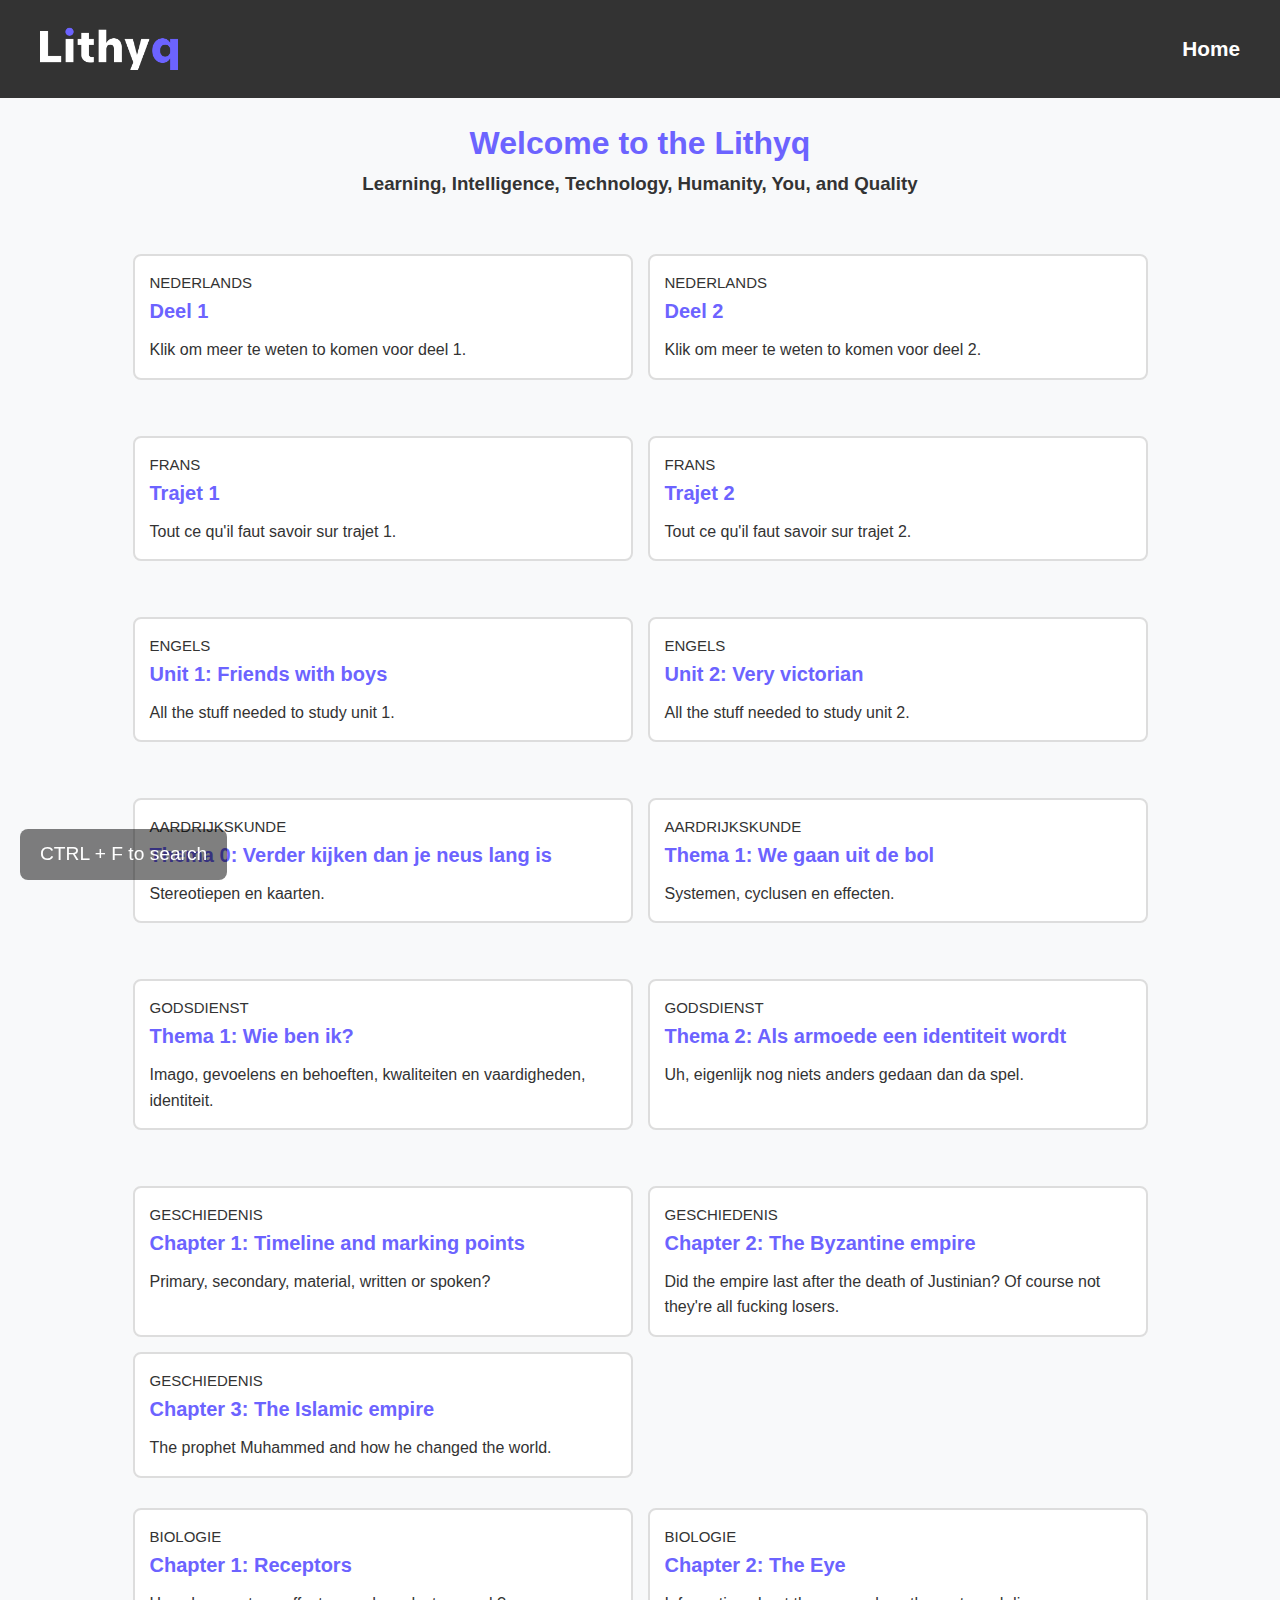
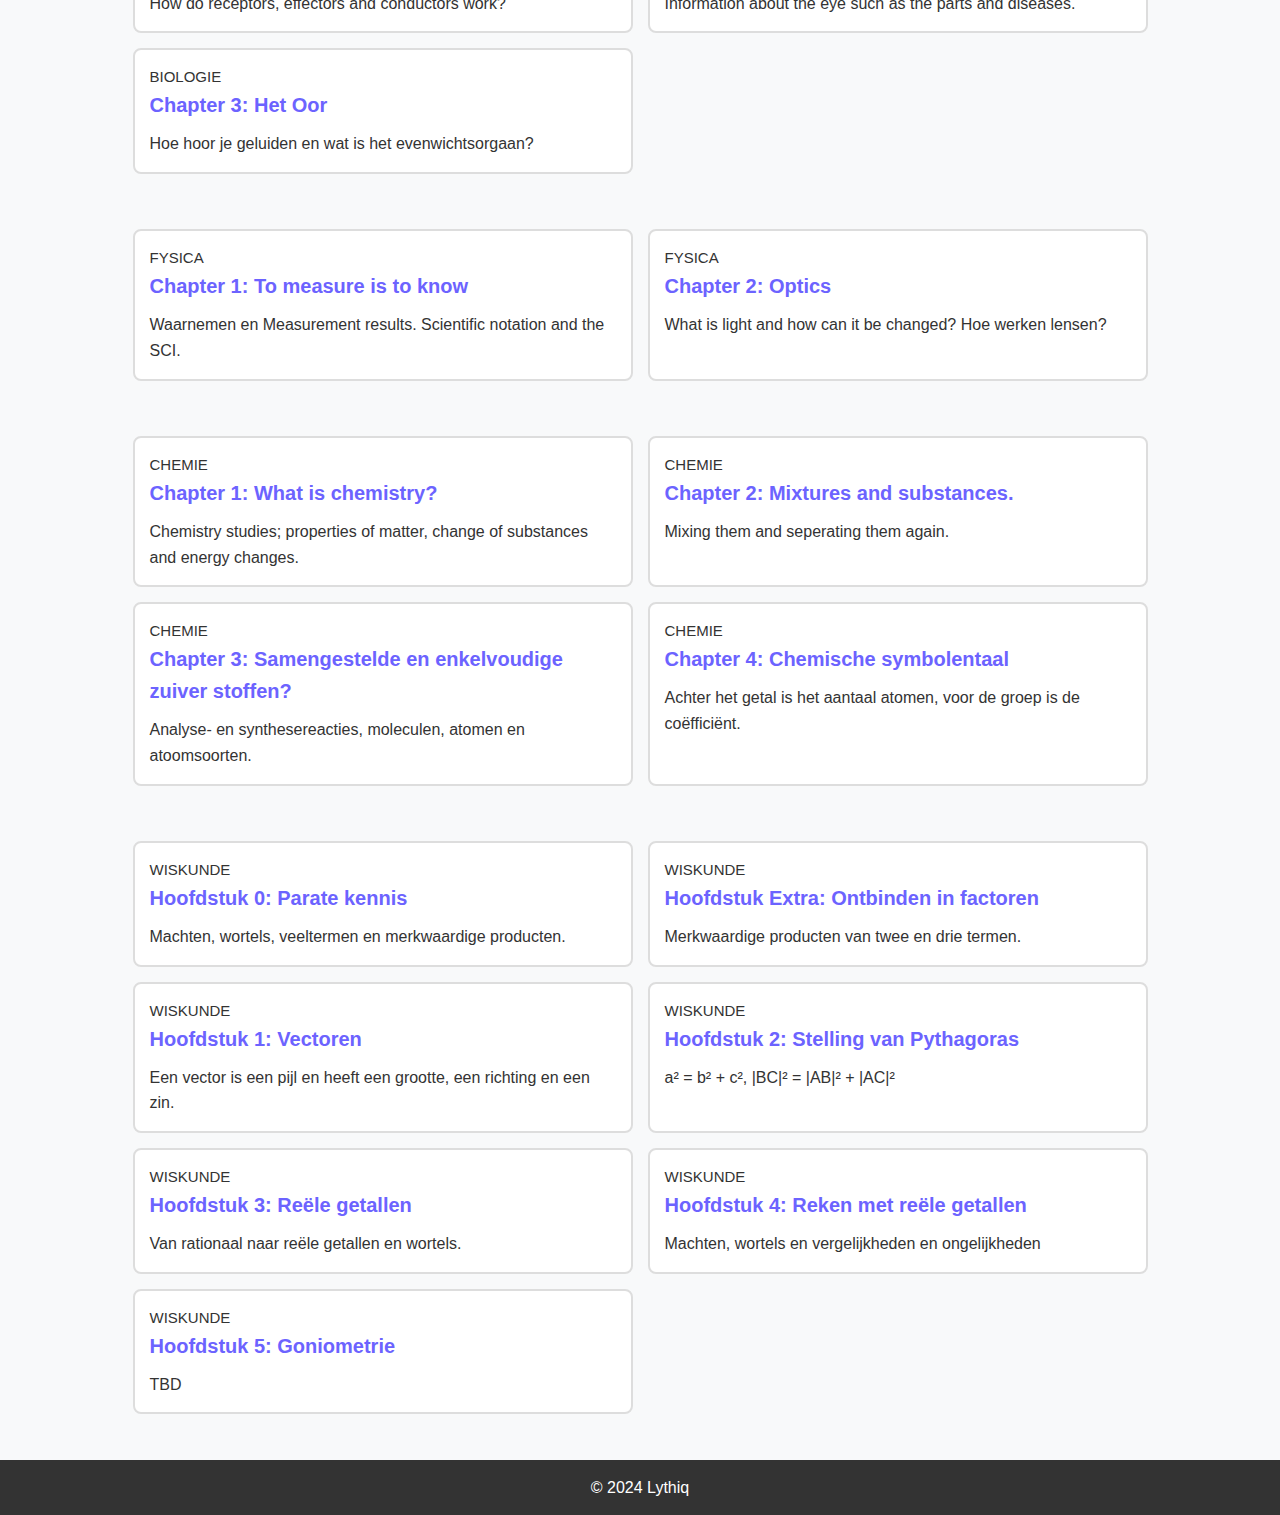
<file: course-website/index.html>
<!DOCTYPE html>
<html lang="en">
<head>
    <meta charset="UTF-8">
    <meta name="viewport" content="width=device-width, initial-scale=1.0">
    <title>Lithyq</title>
    <link rel="shortcut icon" type="image/x-icon" href="images/favicon.ico" />
    <link rel="stylesheet" href="css/styles.css">
</head>
<body>
    <header>
        <nav class="navbar">
            <div class="navbar-logo" onclick="window.location.href='index.html';">
                <img src="images/lithyq-xtra.png" alt="Logo">
            </div>
            <ul class="navbar-menu">
                <li><a href="index.html">Home</a></li>
            </ul>
        </nav>
    </header>
      
    <main>
        <div class="content-container">
            <h1>Welcome to the Lithyq</h1>
            <h3 id="subscript">Learning, Intelligence, Technology, Humanity, You, and Quality</h2>
            <br>
            <div class="courses">
                <a href="courses/ned/hoofdstuk-1.html" class="course-card">
                    <p class="super-text">NEDERLANDS</p>
                    <h3>Deel 1</h3>
                    <p>Klik om meer te weten to komen voor deel 1.</p>
                </a>
                <a href="courses/ned/hoofdstuk-2.html" class="course-card">
                    <p class="super-text">NEDERLANDS</p>
                    <h3>Deel 2</h3>
                    <p>Klik om meer te weten to komen voor deel 2.</p>
                </a>
            </div>
            <br>
            <div class="courses">
                <a href="courses/fra/hoofdstuk-1.html" class="course-card">
                    <p class="super-text">FRANS</p>
                    <h3>Trajet 1</h3>
                    <p>Tout ce qu'il faut savoir sur trajet 1.</p>
                </a>
                <a href="courses/fra/hoofdstuk-2.html" class="course-card">
                    <p class="super-text">FRANS</p>
                    <h3>Trajet 2</h3>
                    <p>Tout ce qu'il faut savoir sur trajet 2.</p>
                </a>
            </div>
            <br>
            <div class="courses">
                <a href="courses/eng/hoofdstuk-1.html" class="course-card">
                    <p class="super-text">ENGELS</p>
                    <h3>Unit 1: Friends with boys</h3>
                    <p>All the stuff needed to study unit 1.</p>
                </a>
                <a href="courses/eng/hoofdstuk-2.html" class="course-card">
                    <p class="super-text">ENGELS</p>
                    <h3>Unit 2: Very victorian</h3>
                    <p>All the stuff needed to study unit 2.</p>
                </a>
            </div>
            <br>
            <div class="courses">
                <a href="courses/aard/hoofdstuk-0.html" class="course-card">
                    <p class="super-text">AARDRIJKSKUNDE</p>
                    <h3>Thema 0: Verder kijken dan je neus lang is</h3>
                    <p>Stereotiepen en kaarten.</p>
                </a>
                <a href="courses/aard/hoofdstuk-1.html" class="course-card">
                    <p class="super-text">AARDRIJKSKUNDE</p>
                    <h3>Thema 1: We gaan uit de bol</h3>
                    <p>Systemen, cyclusen en effecten.</p>
                </a>
            </div>
            <br>
            <div class="courses">
                <a href="courses/god/" class="course-card">
                    <p class="super-text">GODSDIENST</p>
                    <h3>Thema 1: Wie ben ik?</h3>
                    <p>Imago, gevoelens en behoeften, kwaliteiten en vaardigheden, identiteit.</p>
                </a>
                <a href="courses/god/hoofdstuk-2.html" class="course-card">
                    <p class="super-text">GODSDIENST</p>
                    <h3>Thema 2: Als armoede een identiteit wordt</h3>
                    <p>Uh, eigenlijk nog niets anders gedaan dan da spel.</p>
                </a>
            </div>
            <br>
            <div class="courses">
                <a href="courses/ges/hoofdstuk-1.html" class="course-card">
                    <p class="super-text">GESCHIEDENIS</p>
                    <h3>Chapter 1: Timeline and marking points</h3>
                    <p>Primary, secondary, material, written or spoken?</p>
                </a>
                <a href="courses/ges/hoofdstuk-2.html" class="course-card">
                    <p class="super-text">GESCHIEDENIS</p>
                    <h3>Chapter 2: The Byzantine empire</h3>
                    <p>Did the empire last after the death of Justinian? Of course not they're all fucking losers.</p>
                </a>
                <a href="courses/ges/hoofdstuk-3.html" class="course-card">
                    <p class="super-text">GESCHIEDENIS</p>
                    <h3>Chapter 3: The Islamic empire</h3>
                    <p>The prophet Muhammed and how he changed the world.</p>
                </a>
            </div>
            <div class="courses">
                <a href="courses/bio/hoofdstuk-1.html" class="course-card">
                    <p class="super-text">BIOLOGIE</p>
                    <h3>Chapter 1: Receptors</h3>
                    <p>How do receptors, effectors and conductors work?</p>
                </a>
                <a href="courses/bio/hoofdstuk-2.html" class="course-card">
                    <p class="super-text">BIOLOGIE</p>
                    <h3>Chapter 2: The Eye</h3>
                    <p>Information about the eye such as the parts and diseases.</p>
                </a>
                <a href="courses/bio/hoofdstuk-3.html" class="course-card">
                    <p class="super-text">BIOLOGIE</p>
                    <h3>Chapter 3: Het Oor</h3>
                    <p>Hoe hoor je geluiden en wat is het evenwichtsorgaan?</p>
                </a>
            </div>
            <br>
            <div class="courses">
                <a href="courses/fys/hoofdstuk-1.html" class="course-card">
                    <p class="super-text">FYSICA</p>
                    <h3>Chapter 1: To measure is to know</h3>
                    <p>Waarnemen en Measurement results. Scientific notation and the SCI.</p>
                </a>
                <a href="courses/fys/hoofdstuk-2.html" class="course-card">
                    <p class="super-text">FYSICA</p>
                    <h3>Chapter 2: Optics</h3>
                    <p>What is light and how can it be changed? Hoe werken lensen?</p>
                </a>
            </div>
            <br>
            <div class="courses">
                <a href="courses/chem/hoofdstuk-1.html" class="course-card">
                    <p class="super-text">CHEMIE</p>
                    <h3>Chapter 1: What is chemistry?</h3>
                    <p>Chemistry studies; properties of matter, change of substances and energy changes.</p>
                </a>
                <a href="courses/chem/hoofdstuk-2.html" class="course-card">
                    <p class="super-text">CHEMIE</p>
                    <h3>Chapter 2: Mixtures and substances.</h3>
                    <p>Mixing them and seperating them again.</p>
                </a>
                <a href="courses/chem/hoofdstuk-3.html" class="course-card">
                    <p class="super-text">CHEMIE</p>
                    <h3>Chapter 3: Samengestelde en enkelvoudige zuiver stoffen?</h3>
                    <p>Analyse- en synthesereacties, moleculen, atomen en atoomsoorten.</p>
                </a>
                <a href="courses/chem/hoofdstuk-4.html" class="course-card">
                    <p class="super-text">CHEMIE</p>
                    <h3>Chapter 4: Chemische symbolentaal</h3>
                    <p>Achter het getal is het aantaal atomen, voor de groep is de coëfficiënt.</p>
                </a>
            </div>
            <br>
            <div class="courses">
                <a href="courses/wisk/hoofdstuk-0.html" class="course-card">
                    <p class="super-text">WISKUNDE</p>
                    <h3>Hoofdstuk 0: Parate kennis</h3>
                    <p>Machten, wortels, veeltermen en merkwaardige producten.</p>
                </a>
                <a href="courses/wisk/hoofdstuk-0.html" class="course-card">
                    <p class="super-text">WISKUNDE</p>
                    <h3>Hoofdstuk Extra: Ontbinden in factoren</h3>
                    <p>Merkwaardige producten van twee en drie termen.</p>
                </a>
                <a href="courses/wisk/hoofdstuk-1.html" class="course-card">
                    <p class="super-text">WISKUNDE</p>
                    <h3>Hoofdstuk 1: Vectoren</h3>
                    <p>Een vector is een pijl en heeft een grootte, een richting en een zin.</p>
                </a>
                <a href="courses/wisk/hoofdstuk-2.html" class="course-card">
                    <p class="super-text">WISKUNDE</p>
                    <h3>Hoofdstuk 2: Stelling van Pythagoras</h3>
                    <p>a² = b² + c², |BC|² = |AB|² + |AC|²</p>
                </a>
                <a href="courses/wisk/hoofdstuk-3.html" class="course-card">
                    <p class="super-text">WISKUNDE</p>
                    <h3>Hoofdstuk 3: Reële getallen</h3>
                    <p>Van rationaal naar reële getallen en wortels.</p>
                </a>
                <a href="courses/wisk/hoofdstuk-4.html" class="course-card">
                    <p class="super-text">WISKUNDE</p>
                    <h3>Hoofdstuk 4: Reken met reële getallen</h3>
                    <p>Machten, wortels en vergelijkheden en ongelijkheden</p>
                </a>
                <a href="courses/wisk/hoofdstuk-5.html" class="course-card">
                    <p class="super-text">WISKUNDE</p>
                    <h3>Hoofdstuk 5: Goniometrie</h3>
                    <p>TBD</p>
                </a>
            </div>
            <br>
        </div>
        <div class="popup-box">CTRL + F to search</div>
    </main>    

    <footer>
        <p>&copy; 2024 Lythiq</p>
    </footer>

    <script src="js/scripts.js"></script>
</body>
</html>
</file>
<file: course-website/css/styles.css>
/* Global Styles */
* {
    margin: 0;
    padding: 0;
    box-sizing: border-box;
}

body {
    font-family: 'Dortmund', sans-serif;
    background-color: #f8f9fa;
    color: #333;
    line-height: 1.6;
    display: flex;
    flex-direction: column;
    min-height: 100vh; /* Ensure the body takes at least full viewport height */
}

header {
    background-color: #333333;
    color: white;
    padding: 20px;
    text-align: center;
}

footer {
    background-color: #333;
    color: white;
    text-align: center;
    padding: 15px;
    margin-top: auto; /* This ensures the footer stays at the bottom of the page */
}

h1, h2 {
    font-size: 2rem;
}

/* Ensure the main takes up available space */
main {
    display: flex;
    flex-direction: column;
    flex-grow: 1; /* Ensures the main content stretches and fills available space */
}

/* Content Container */
.content-container {
    width: 80%;
    max-width: 900px;
    margin: 0 auto;
    padding: 20px;
    flex-grow: 1; /* Makes content-container grow and fill the remaining space */
    /* This makes sure the content grows to fill the remaining space */
}

.content-container h1 {
    text-align: center;
    color: #6C63FF;
}

.super-text {
    font-size: 15px;
}

/* Chapter Bars */
.chapter-bar {
    background-color: #fff;
    margin: 10px;
    padding: 15px;
    border: 2px solid #ddd;
    border-radius: 8px;
    cursor: pointer;
    transition: all 0.3s ease;
}

.chapter-bar:hover{
    border-color: #6C63FF;
    background-color: #f0f0f0;
}

.chapter-bar.open:hover {
    background-color: #fff;

}

.chapter-bar p {
    margin-top: 10px;
    word-wrap: break-word; /* Breaks long text to fit within the container */
    overflow-wrap: break-word; /* Ensures wrapping for all text content */
    white-space: normal; /* Allows text to wrap to the next line */
    max-width: 100%; /* Ensures content stays within the chapter boundaries */
}

/* Chapter Title */
.chapter-title {
    border-radius: 8px;
    font-size: 1.25rem;
    font-weight: bold;
    padding: 10px;
    cursor: pointer;
}

/* Chapter Dropdown */
.chapter-dropdown {
    display: none;
    margin-top: 15px;
    padding: 15px;
    background-color: #f8f9fa;
    border-radius: 8px;
}

.chapter-bar.open .chapter-dropdown {
    display: block;
}

.chapter-bar.open .chapter-title {
    background-color: #f8f9fa;
}

/* Quiz */
.quiz {
    margin-top: 20px;
}

.choices {
    display: grid;
    grid-template-columns: 1fr 1fr;
    gap: 15px;
    margin-bottom: 20px;
}

input[type="radio"] {
    display: none;
}

input[type="radio"]:checked + label {
    background-color: #6C63FF;
    color: white;
}

/* Highlight border for selected answer */
.choice.selected {
    border: 4px solid #6C63FF;
}

.choice {
    background-color: #fff;
    padding: 15px;
    border: solid #ddd;
    border-radius: 8px;
    cursor: pointer;
    transition: all 0.3s ease;
}

.choice:hover {
    background-color: #f0f0f0;
}

/* Highlight borders */
.choice.correct {
    border: solid green;
}

.choice.incorrect {
    border: solid red;
}

/* Global Styles for Navbar */
.navbar {
    display: flex;
    justify-content: space-between;
    align-items: center;
    padding: 0px 20px;
}

.navbar-logo img {
    height: 50px; /* Adjust as needed */
    width: auto;
    cursor: pointer;
}

.navbar-menu {
    list-style: none;
    display: flex;
    margin: 0;
    padding: 0;
    visibility: visible;
    opacity: 1;
    transition: opacity 0.3s ease, visibility 0s ease 0.3s;
}

.navbar-menu li {
    margin-left: 20px;
}

.navbar-menu a {
    text-decoration: none;
    color: white;
    font-weight: bold;
    font-size: 1.3rem;
    transition: color 0.3s ease;
}

.navbar-menu a:hover {
    color: #6C63FF;
}

.courses {
    display: grid;
    grid-template-columns: 1fr 1fr; /* Automatically adjust columns */
    gap: 15px;
    margin-top: 30px;
    justify-content: center; /* Horizontally center the grid */
    align-content: center; /* Vertically center the grid if needed */
}

.course-card {
    background-color: white;
    border: 2px solid #ddd;
    border-radius: 8px;
    padding: 15px;
    text-decoration: none;
    color: #333;
    transition: all 0.3s ease;
    width: 500px;
}

.course-card:hover {
    border-color: #6C63FF;
    background-color: #f0f0f0;
}

.course-card h3 {
    margin-bottom: 10px;
    font-size: 1.25rem;
    color: #6C63FF;
}

.content-container #subscript {
    text-align: center;    
}

.popup-box {
    position: fixed;
    bottom: 20px; /* Adjust the distance from the bottom of the screen */
    left: 20px; /* Adjust the distance from the left side of the screen */
    background-color: rgba(0, 0, 0, 0.5); /* Semi-transparent black */
    color: white; /* Text color */
    padding: 10px 20px; /* Padding inside the box */
    border-radius: 8px; /* Rounded corners */
    font-size: 1.2rem; /* Text size */
    font-family: Arial, sans-serif; /* Font style */
    z-index: 1000; /* Ensures it stays on top of other UI elements */
    pointer-events: none; /* Makes the box non-interactable */
    user-select: none; /* Prevents text selection */
}

/* Mobile responsiveness */
@media (max-width: 1050px) {
    /* Center the logo on mobile */
    .navbar {
        flex-direction: column; /* Stack the elements vertically */
        justify-content: center; /* Center vertically */
        align-items: center; /* Center horizontally */
    }


    .navbar-menu {
        list-style: none;
        display: flex;
        flex-direction: column; /* Stack items vertically */
        margin: 0;
        padding: 0;
        display: none; /* Hide the home button and menu on mobile */
    }

    .navbar-menu li {
        margin-left: 0;
        margin-bottom: 10px;
    }

    .navbar-menu a {
        text-decoration: none;
        color: white;
        font-weight: bold;
        font-size: 1.3rem;
        transition: color 0.3s ease;
    }

    .navbar-menu a:hover {
        color: #6C63FF;
    }

    /* Content Container: Full width on smaller screens */
    .content-container {
        width: 100%;
    }

    /* Courses: Show one column on smaller screens */
    .courses {
        grid-template-columns: 1fr;
        gap: 10px;
    }

    .courses a {
        margin: auto;
        max-width: 70%;
    }

    /* Chapter Bars: Adjust padding and make dropdown more responsive */
    .chapter-bar {
        padding: 10px;
    }



    .chapter-title {
        font-size: 1.1rem;
        padding: 8px;
    }

    .chapter-dropdown {
        padding: 10px;
    }

    /* Adjust quiz choices grid for mobile */
    .choices {
        grid-template-columns: 1fr; /* Stack choices vertically */
    }

    .choice {
        padding: 12px;
    }

    .popup-box {
        display: none;
    }
}
</file>
